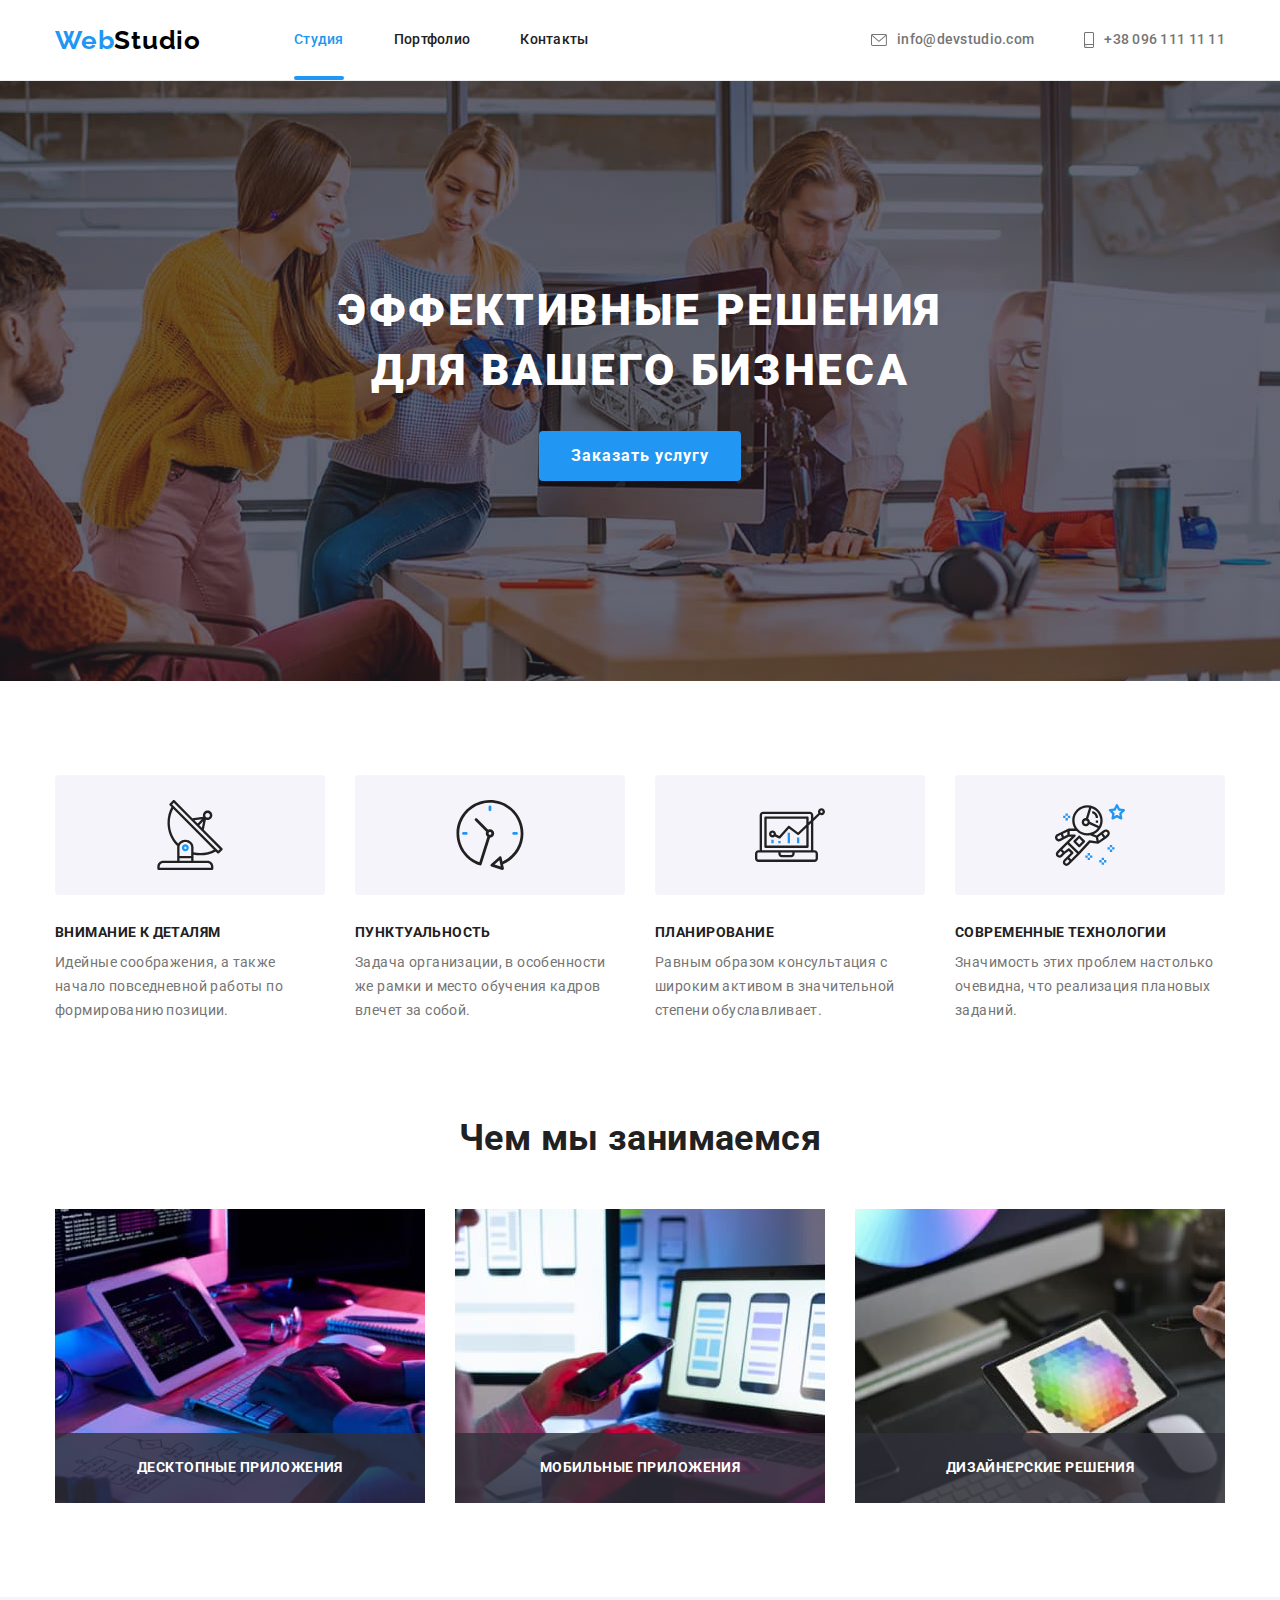
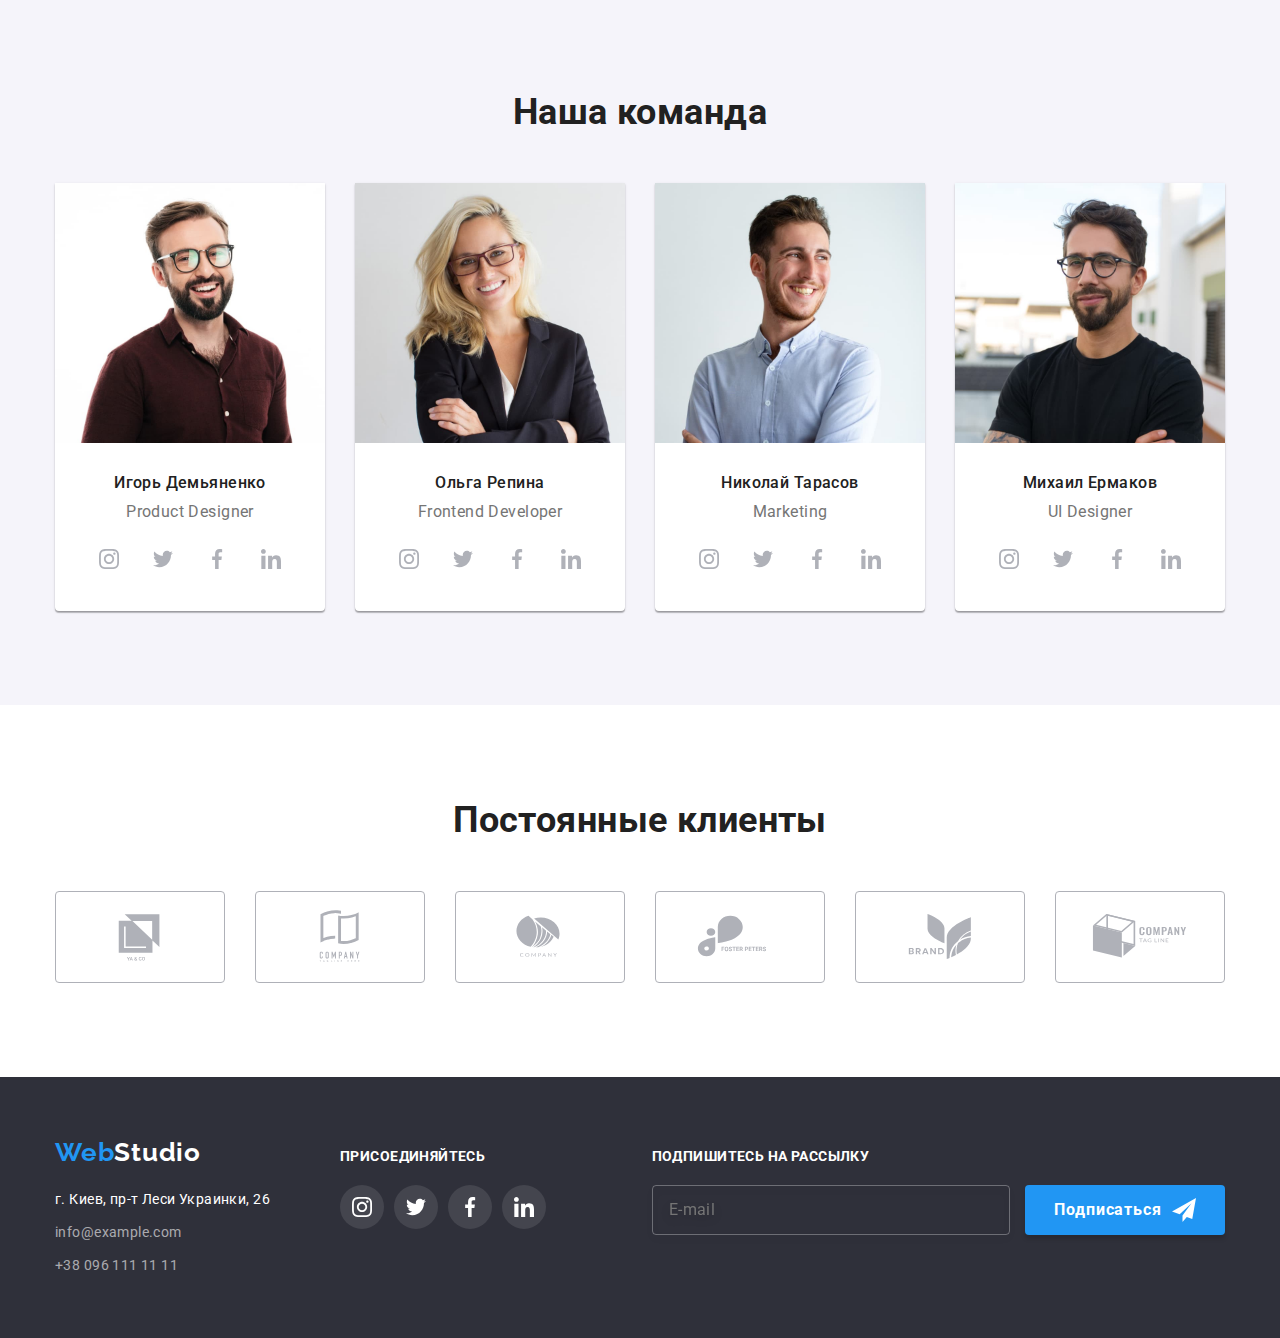
<file: index.html>
<!DOCTYPE html>
<html lang="ru">
  <head>
    <meta charset="UTF-8" />
    <meta http-equiv="X-UA-Compatible" content="IE=edge" />
    <meta name="viewport" content="width=device-width, initial-scale=1.0" />
    <title>Студия</title>
    <link rel="preconnect" href="https://fonts.googleapis.com" />
    <link rel="preconnect" href="https://fonts.gstatic.com" crossorigin />
    <link
      href="https://fonts.googleapis.com/css2?family=Raleway:wght@700&family=Roboto:wght@400;500;700;900&display=swap"
      rel="stylesheet"
    />
    <link rel="stylesheet" href="./css/main.min.css" />
  </head>

  <body>
    <header class="header">
      <div class="container header__container">
        <nav class="header__nav">
          <a href="./index.html" class="logo header__logo">
            <span class="logo__accent">Web</span>Studio
          </a>

          <ul class="header__list-nav">
            <li class="header__list-item">
              <a href="./index.html" class="header__nav-link header__nav-link--current">Студия</a>
            </li>
            <li class="header__list-item">
              <a href="./portfolio.html" class="header__nav-link">Портфолио</a>
            </li>
            <li class="header__list-item"><a href="" class="header__nav-link">Контакты</a></li>
          </ul>
        </nav>

        <ul class="header-contacts__list">
          <li class="header-contacts__list-item">
            <a class="header-contacts__link" href="mailto:info@devstudio.com">
              <svg class="header-contacts__icon" width="16" height="12">
                <use href="./images/icons.svg#icon-envelope"></use>
              </svg>
              info@devstudio.com
            </a>
          </li>

          <li class="header-contacts__list-item">
            <a class="header-contacts__link" href="tel:+380961111111">
              <svg class="header-contacts__icon" width="10" height="16">
                <use href="./images/icons.svg#icon-smartphone"></use>
              </svg>
              +38 096 111 11 11
            </a>
          </li>
        </ul>
      </div>
    </header>

    <main>
      <section class="hero section">
        <div class="container">
          <h1 class="hero__title">Эффективные решения для вашего бизнеса</h1>
          <button class="hero__button-order" type="button" data-modal-open>Заказать услугу</button>
        </div>
      </section>

      <section class="features-section section">
        <div class="container">
          <h2 class="section-title visually-hidden">Наши преимущества</h2>
          <ul class="features-section__list">
            <li class="features-section__list-item">
              <div class="features-section__icon-thumb">
                <svg class="features-section__icon" width="70" height="70">
                  <use href="./images/icons.svg#icon-antenna"></use>
                </svg>
              </div>
              <h3 class="section-subtitle">Внимание к деталям</h3>
              <p class="features-section__descr">
                Идейные соображения, а также начало повседневной работы по формированию позиции.
              </p>
            </li>
            <li class="features-section__list-item">
              <div class="features-section__icon-thumb">
                <svg class="features-section__icon" width="70" height="70">
                  <use href="./images/icons.svg#icon-clock"></use>
                </svg>
              </div>
              <h3 class="section-subtitle">Пунктуальность</h3>
              <p class="features-section__descr">
                Задача организации, в особенности же рамки и место обучения кадров влечет за собой.
              </p>
            </li>
            <li class="features-section__list-item">
              <div class="features-section__icon-thumb">
                <svg class="features-section__icon" width="70" height="70">
                  <use href="./images/icons.svg#icon-diagram"></use>
                </svg>
              </div>
              <h3 class="section-subtitle">Планирование</h3>
              <p class="features-section__descr">
                Равным образом консультация с широким активом в значительной степени обуславливает.
              </p>
            </li>
            <li class="features-section__list-item">
              <div class="features-section__icon-thumb">
                <svg class="features-section__icon" width="70" height="70">
                  <use href="./images/icons.svg#icon-astronaut"></use>
                </svg>
              </div>
              <h3 class="section-subtitle">Современные технологии</h3>
              <p class="features-section__descr">
                Значимость этих проблем настолько очевидна, что реализация плановых заданий.
              </p>
            </li>
          </ul>
        </div>
      </section>

      <section class="our-work-section section">
        <div class="container">
          <h2 class="section-title">Чем мы занимаемся</h2>
          <ul class="our-work-section__list">
            <li class="our-work-section__list-item">
              <div class="our-work-section__image-thumb">
                <img src="./images/our-work-1.jpg" width="370" alt="Компьютер" />
                <div class="our-work-section__image-thumb-overlay">
                  <p class="our-work-section__image-thumb-text">Десктопные приложения</p>
                </div>
              </div>
            </li>
            <li class="our-work-section__list-item">
              <div class="our-work-section__image-thumb">
                <img src="./images/our-work-2.jpg" width="370" alt="Ноутбук" />
                <div class="our-work-section__image-thumb-overlay">
                  <p class="our-work-section__image-thumb-text">Мобильные приложения</p>
                </div>
              </div>
            </li>
            <li class="our-work-section__list-item">
              <div class="our-work-section__image-thumb">
                <img src="./images/our-work-3.jpg" width="370" alt="Планшет" />
                <div class="our-work-section__image-thumb-overlay">
                  <p class="our-work-section__image-thumb-text">Дизайнерские решения</p>
                </div>
              </div>
            </li>
          </ul>
        </div>
      </section>

      <section class="team-section section">
        <div class="container">
          <h2 class="section-title">Наша команда</h2>
          <ul class="team-section__list">
            <li class="team-section__team-card">
              <img
                class="team-section__team-card-img"
                src="./images/igor-demyanenko.jpg"
                width="270"
                alt="Игорь Демьяненко"
              />
              <div class="team-section__team-thumb">
                <h3 class="team-section__team-card-name">Игорь Демьяненко</h3>
                <p class="team-section__team-card-text">Product Designer</p>

                <ul class="team-section__list">
                  <li class="team-section__team-card-list-logo">
                    <a class="team-section__team-card-list-link" href="">
                      <svg class="team-section__icon" width="20" height="20">
                        <use href="./images/icons.svg#icon-instagram"></use>
                      </svg>
                    </a>
                  </li>

                  <li class="team-section__team-card-list-logo">
                    <a class="team-section__team-card-list-link" href="">
                      <svg class="team-section__icon" width="20" height="20">
                        <use href="./images/icons.svg#icon-twitter"></use>
                      </svg>
                    </a>
                  </li>
                  <li class="team-section__team-card-list-logo">
                    <a class="team-section__team-card-list-link" href="">
                      <svg class="team-section__icon" width="20" height="20">
                        <use href="./images/icons.svg#icon-facebook"></use>
                      </svg>
                    </a>
                  </li>
                  <li class="team-section__team-card-list-logo">
                    <a class="team-section__team-card-list-link" href="">
                      <svg class="team-section__icon" width="20" height="20">
                        <use href="./images/icons.svg#icon-linkedin"></use>
                      </svg>
                    </a>
                  </li>
                </ul>
              </div>
            </li>

            <li class="team-section__team-card">
              <img
                class="team-section__team-card-img"
                src="./images/olga-repina.jpg"
                width="270"
                alt="Ольга Репина"
              />
              <div class="team-section__team-thumb">
                <h3 class="team-section__team-card-name">Ольга Репина</h3>
                <p class="team-section__team-card-text">Frontend Developer</p>
                <ul class="team-section__list">
                  <li class="team-section__team-card-list-logo">
                    <a class="team-section__team-card-list-link" href="">
                      <svg class="team-section__icon" width="20" height="20">
                        <use href="./images/icons.svg#icon-instagram"></use>
                      </svg>
                    </a>
                  </li>

                  <li class="team-section__team-card-list-logo">
                    <a class="team-section__team-card-list-link" href="">
                      <svg class="team-section__icon" width="20" height="20">
                        <use href="./images/icons.svg#icon-twitter"></use>
                      </svg>
                    </a>
                  </li>
                  <li class="team-section__team-card-list-logo">
                    <a class="team-section__team-card-list-link" href="">
                      <svg class="team-section__icon" width="20" height="20">
                        <use href="./images/icons.svg#icon-facebook"></use>
                      </svg>
                    </a>
                  </li>
                  <li class="team-section__team-card-list-logo">
                    <a class="team-section__team-card-list-link" href="">
                      <svg class="team-section__icon" width="20" height="20">
                        <use href="./images/icons.svg#icon-linkedin"></use>
                      </svg>
                    </a>
                  </li>
                </ul>
              </div>
            </li>
            <li class="team-section__team-card">
              <img
                class="team-section__team-card-img"
                src="./images/nikolai-tarasov.jpg"
                width="270"
                alt="Николай Тарасов"
              />
              <div class="team-section__team-thumb">
                <h3 class="team-section__team-card-name">Николай Тарасов</h3>
                <p class="team-section__team-card-text">Marketing</p>
                <ul class="team-section__list">
                  <li class="team-section__team-card-list-logo">
                    <a class="team-section__team-card-list-link" href="">
                      <svg class="team-section__icon" width="20" height="20">
                        <use href="./images/icons.svg#icon-instagram"></use>
                      </svg>
                    </a>
                  </li>

                  <li class="team-section__team-card-list-logo">
                    <a class="team-section__team-card-list-link" href="">
                      <svg class="team-section__icon" width="20" height="20">
                        <use href="./images/icons.svg#icon-twitter"></use>
                      </svg>
                    </a>
                  </li>
                  <li class="team-section__team-card-list-logo">
                    <a class="team-section__team-card-list-link" href="">
                      <svg class="team-section__icon" width="20" height="20">
                        <use href="./images/icons.svg#icon-facebook"></use>
                      </svg>
                    </a>
                  </li>
                  <li class="team-section__team-card-list-logo">
                    <a class="team-section__team-card-list-link" href="">
                      <svg class="team-section__icon" width="20" height="20">
                        <use href="./images/icons.svg#icon-linkedin"></use>
                      </svg>
                    </a>
                  </li>
                </ul>
              </div>
            </li>
            <li class="team-section__team-card">
              <img
                class="team-section__team-card-img"
                src="./images/mikhail-ermakov.jpg"
                width="270"
                alt="Михаил Ермаков"
              />
              <div class="team-section__team-thumb">
                <h3 class="team-section__team-card-name">Михаил Ермаков</h3>
                <p class="team-section__team-card-text">UI Designer</p>
                <ul class="team-section__list">
                  <li class="team-section__team-card-list-logo">
                    <a class="team-section__team-card-list-link" href="">
                      <svg class="team-section__icon" width="20" height="20">
                        <use href="./images/icons.svg#icon-instagram"></use>
                      </svg>
                    </a>
                  </li>

                  <li class="team-section__team-card-list-logo">
                    <a class="team-section__team-card-list-link" href="">
                      <svg class="team-section__icon" width="20" height="20">
                        <use href="./images/icons.svg#icon-twitter"></use>
                      </svg>
                    </a>
                  </li>
                  <li class="team-section__team-card-list-logo">
                    <a class="team-section__team-card-list-link" href="">
                      <svg class="team-section__icon" width="20" height="20">
                        <use href="./images/icons.svg#icon-facebook"></use>
                      </svg>
                    </a>
                  </li>
                  <li class="team-section__team-card-list-logo">
                    <a class="team-section__team-card-list-link" href="">
                      <svg class="team-section__icon" width="20" height="20">
                        <use href="./images/icons.svg#icon-linkedin"></use>
                      </svg>
                    </a>
                  </li>
                </ul>
              </div>
            </li>
          </ul>
        </div>
      </section>

      <section class="clients-section section">
        <div class="container">
          <h2 class="section-title">Постоянные клиенты</h2>
          <ul class="clients-section__list">
            <li class="clients-section__logo-item">
              <a href="" class="clients-section__logo-link">
                <svg class="clients-section__icon" width="106" height="60">
                  <use href="./images/icons.svg#icon-logo-yaco"></use>
                </svg>
              </a>
            </li>
            <li class="clients-section__logo-item">
              <a href="" class="clients-section__logo-link">
                <svg class="clients-icon" width="106" height="60">
                  <use href="./images/icons.svg#icon-logo-company-tagline-here"></use>
                </svg>
              </a>
            </li>
            <li class="clients-section__logo-item">
              <a href="" class="clients-section__logo-link">
                <svg class="clients-section__icon" width="106" height="60">
                  <use href="./images/icons.svg#icon-logo-company"></use>
                </svg>
              </a>
            </li>
            <li class="clients-section__logo-item">
              <a href="" class="clients-section__logo-link">
                <svg class="clients-section__icon" width="106" height="60">
                  <use href="./images/icons.svg#icon-logo-foster"></use>
                </svg>
              </a>
            </li>
            <li class="clients-section__logo-item">
              <a href="" class="clients-section__logo-link">
                <svg class="clients-section__icon" width="106" height="60">
                  <use href="./images/icons.svg#icon-logo-brand"></use>
                </svg>
              </a>
            </li>
            <li class="clients-section__logo-item">
              <a href="" class="clients-section__logo-link">
                <svg class="clients-section__icon" width="106" height="60">
                  <use href="./images/icons.svg#icon-logo-company-tagline"></use>
                </svg>
              </a>
            </li>
          </ul>
        </div>
      </section>
    </main>

    <footer class="footer">
      <div class="container footer__container">
        <div class="footer__adress-wrapper">
          <a class="logo footer__logo" href="./index.html"
            ><span class="logo__accent">Web</span>Studio</a
          >
          <address>
            <ul class="footer__list">
              <li class="footer__list-item">
                <a
                  class="footer__adress-map-link"
                  href="https://goo.gl/maps/piqngm7oDQpEDh6u6"
                  target="_blank"
                  rel="noopener nofollow noreferrer"
                  >г. Киев, пр-т Леси Украинки, 26</a
                >
              </li>
              <li class="footer__list-item">
                <a class="footer__adress-link" href="mailto:info@example.com">info@example.com</a>
              </li>
              <li class="footer__list-item">
                <a class="footer__adress-link" href="tel:+380961111111">+38 096 111 11 11</a>
              </li>
            </ul>
          </address>
        </div>

        <div class="footer-social">
          <h3 class="footer-social__title">присоединяйтесь</h3>
          <ul class="footer-social__list">
            <li class="footer-social__list-logo">
              <a class="footer-social__list-link" href="">
                <svg class="footer-social__icon" width="20" height="20">
                  <use href="./images/icons.svg#icon-instagram"></use>
                </svg>
              </a>
            </li>

            <li class="footer-social__list-logo">
              <a class="footer-social__list-link accent-icon" href="">
                <svg class="footer-social__icon" width="20" height="20">
                  <use href="./images/icons.svg#icon-twitter"></use>
                </svg>
              </a>
            </li>
            <li class="footer-social__list-logo">
              <a class="footer-social__list-link" href="">
                <svg class="footer-social__icon" width="20" height="20">
                  <use href="./images/icons.svg#icon-facebook"></use>
                </svg>
              </a>
            </li>
            <li class="footer-social__list-logo">
              <a class="footer-social__list-link" href="">
                <svg class="footer-social__icon" width="20" height="20">
                  <use href="./images/icons.svg#icon-linkedin"></use>
                </svg>
              </a>
            </li>
          </ul>
        </div>
        <!-- footer form -->
        <div class="subscribe footer__subscribe">
          <h3 class="subscribe__title">Подпишитесь на рассылку</h3>
          <form class="subscribe__form" autocomplete="off">
            <label class="visually-hidden" for="subscribe-email">Почта</label>
            <input
              class="subscribe__form-input"
              type="email"
              name="subscribe-email"
              placeholder="E-mail"
            />
            <button class="subscribe__subscribe-button" type="submit">
              Подписаться
              <svg class="subscribe__button-icon" width="24" height="24">
                <use href="./images/icons.svg#icon-send"></use>
              </svg>
            </button>
          </form>
        </div>
      </div>
    </footer>

    <div class="backdrop is-hidden" data-modal>
      <div class="modal">
        <button class="modal__button" type="button" data-modal-close>
          <svg class="modal__icon" width="11" height="11">
            <use href="./images/icons.svg#icon-close"></use>
          </svg>
        </button>
        <h2 class="modal__title">Оставьте свои данные, мы вам перезвоним</h2>

        <form class="modal-form">
          <label class="modal-form__label" for="modal-form-name">Имя</label>
          <div class="modal-form__fields">
            <input class="modal-form__input" name="name" type="text" id="modal-form-name" />
            <svg class="modal-form__icon" width="18" height="18">
              <use href="./images/icons.svg#icon-person"></use>
            </svg>
          </div>

          <label class="modal-form__label" for="modal-form-phone">Телефон</label>
          <div class="modal-form__fields">
            <input class="modal-form__input" name="phone" type="text" id="modal-form-phone" />
            <svg class="modal-form__icon" width="18" height="18">
              <use href="./images/icons.svg#icon-phone"></use>
            </svg>
          </div>

          <label class="modal-form__label" for="modal-form-email">Почта</label>
          <div class="modal-form__fields">
            <input class="modal-form__input" name="email" type="text" id="modal-form-email" />
            <svg class="modal-form__icon" width="18" height="18">
              <use href="./images/icons.svg#icon-email"></use>
            </svg>
          </div>

          <div class="modal-form__fields">
            <label class="modal-form__label" for="modal-form-comment">Комментарий</label>
            <textarea
              class="modal-form__textarea"
              name="comment"
              id="modal-form-comment"
              placeholder="Введите текст"
            ></textarea>
          </div>

          <label class="modal-form__label-agree" for="modal-label-agree"
            >Соглашаюсь с рассылкой и принимаю
            <a class="modal-form__link" href="#">Условия договора</a>
            <input
              type="checkbox"
              class="modal-form__checkbox visually-hidden"
              name="modal-agree"
              id="modal-label-agree"
              required
            />
            <svg class="modal-form__unchecked-icon" width="16" height="15">
              <use href="./images/icons.svg#icon-unchecked"></use>
            </svg>
            <svg class="modal-form__checked-icon" width="16" height="15">
              <use href="./images/icons.svg#icon-checked"></use>
            </svg>
          </label>
          <button type="submit" class="modal-form__button-submit">Отправить</button>
        </form>
      </div>
    </div>

    <script src="./js/modal.js"></script>
  </body>
</html>
</file>
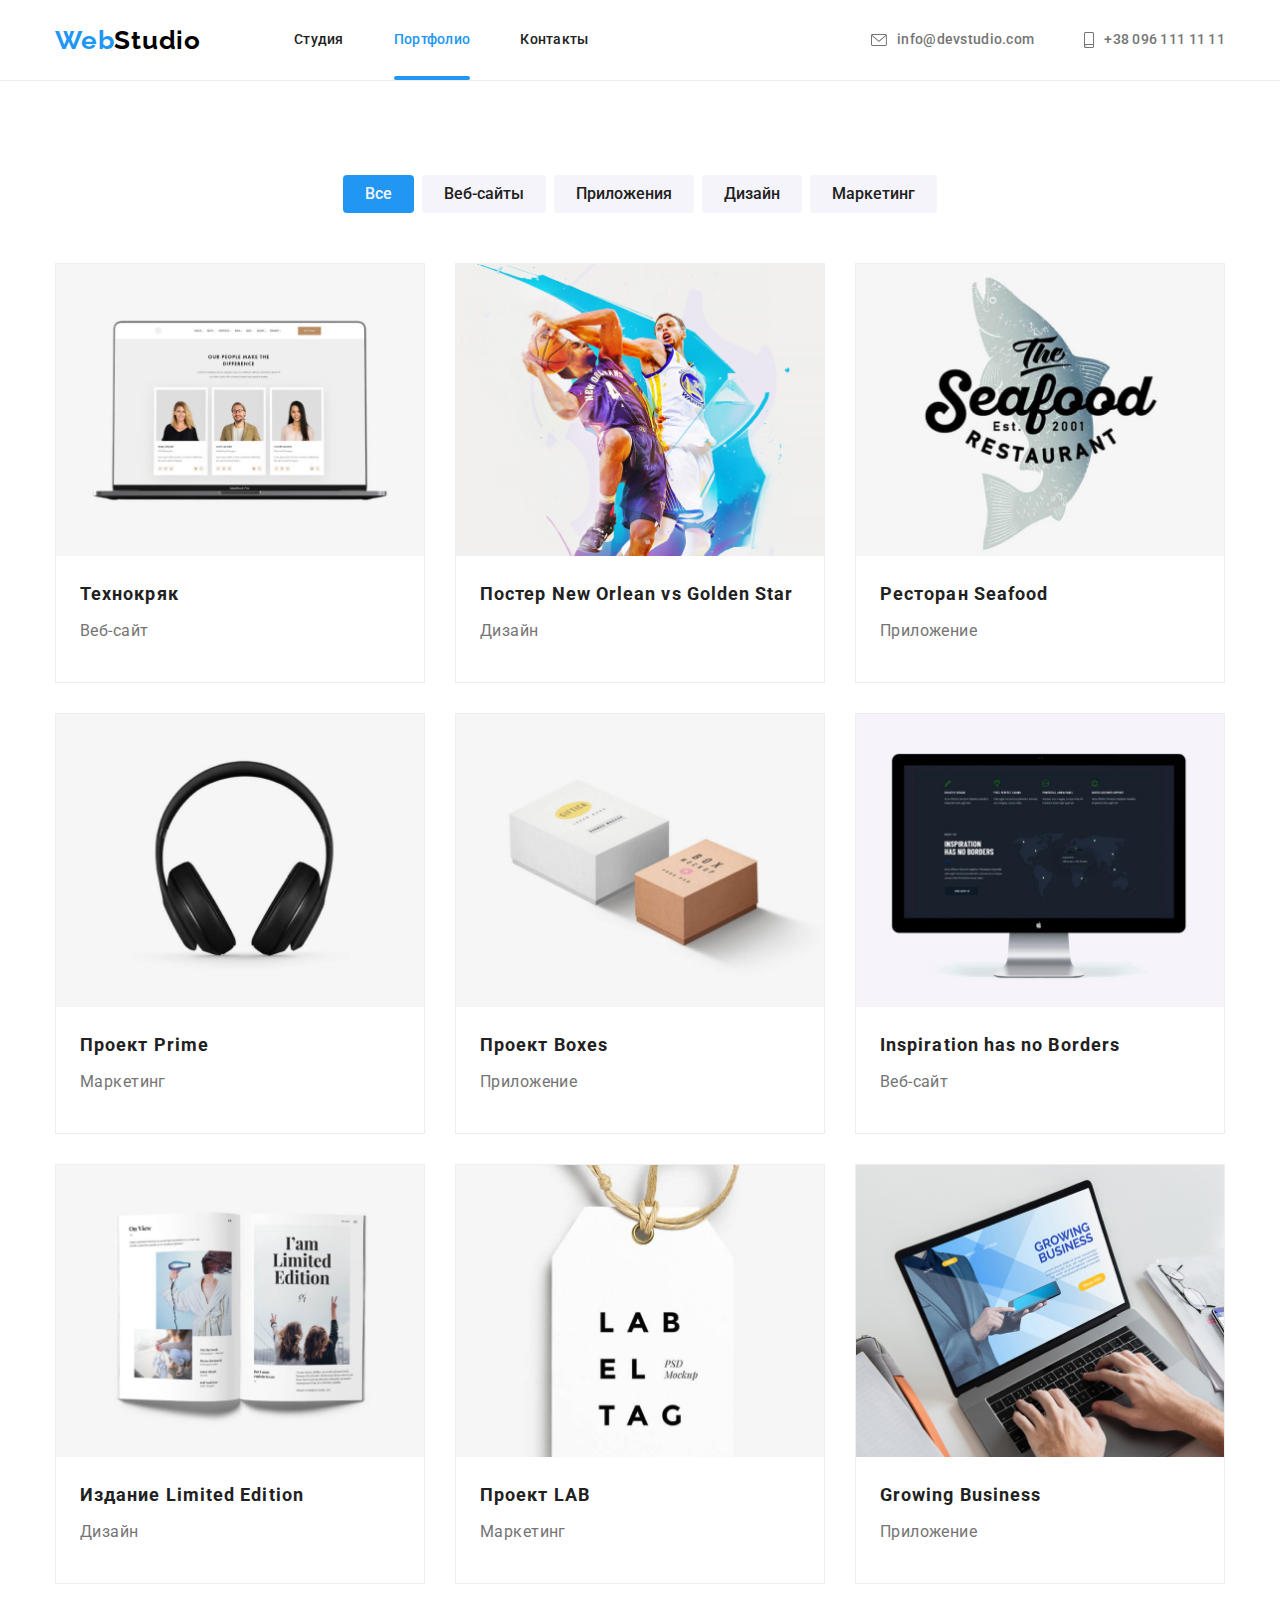
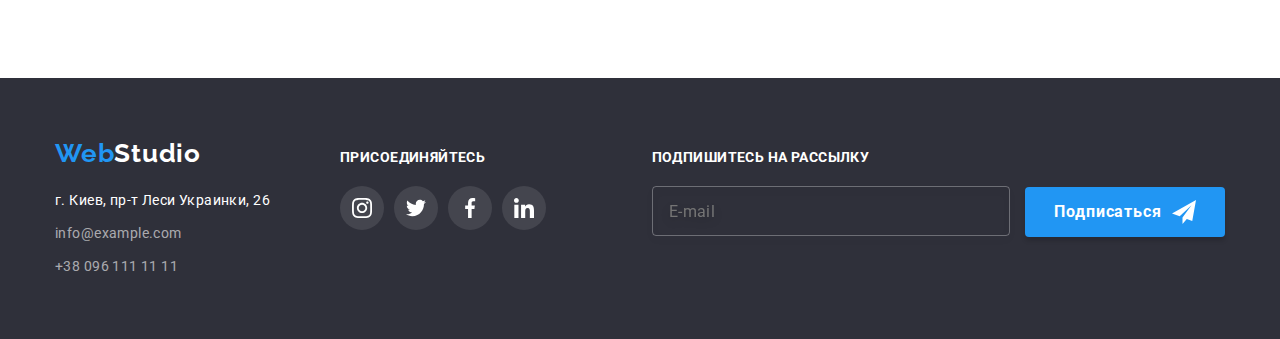
<file: portfolio.html>
<!DOCTYPE html>
<html lang="ru">
  <head>
    <meta charset="UTF-8" />
    <meta http-equiv="X-UA-Compatible" content="IE=edge" />
    <meta name="viewport" content="width=device-width, initial-scale=1.0" />
    <title>Портфолио</title>
    <link rel="preconnect" href="https://fonts.googleapis.com" />
    <link rel="preconnect" href="https://fonts.gstatic.com" crossorigin />
    <link
      href="https://fonts.googleapis.com/css2?family=Raleway:wght@700&family=Roboto:wght@400;500;700;900&display=swap"
      rel="stylesheet"
    />
    <link rel="stylesheet" href="./css/main.min.css" />
  </head>

  <body>
    <header class="header">
      <div class="container header__container">
        <nav class="header__nav">
          <a href="./index.html" class="logo header__logo">
            <span class="logo__accent">Web</span>Studio
          </a>

          <ul class="header__list-nav">
            <li class="header__list-item">
              <a href="./index.html" class="header__nav-link">Студия</a>
            </li>
            <li class="header__list-item">
              <a href="./portfolio.html" class="header__nav-link header__nav-link--current"
                >Портфолио</a
              >
            </li>
            <li class="header__list-item"><a href="" class="header__nav-link">Контакты</a></li>
          </ul>
        </nav>

        <ul class="header-contacts__list">
          <li class="header-contacts__list-item">
            <a class="header-contacts__link" href="mailto:info@devstudio.com">
              <svg class="header-contacts__icon" width="16" height="12">
                <use href="./images/icons.svg#icon-envelope"></use>
              </svg>
              info@devstudio.com
            </a>
          </li>

          <li class="header-contacts__list-item">
            <a class="header-contacts__link" href="tel:+380961111111">
              <svg class="header-contacts__icon" width="10" height="16">
                <use href="./images/icons.svg#icon-smartphone"></use>
              </svg>
              +38 096 111 11 11
            </a>
          </li>
        </ul>
      </div>
    </header>

    <main>
      <section class="projects section">
        <div class="container">
          <h1 class="visually-hidden">Наши проекты</h1>

          <ul class="filter-list projects__filter-list">
            <li class="filter-list__item">
              <button class="filter-list__button filter-list__current" type="button">Все</button>
            </li>
            <li class="filter-list__item">
              <button class="filter-list__button" type="button">Веб-сайты</button>
            </li>
            <li class="filter-list__item">
              <button class="filter-list__button" type="button">Приложения</button>
            </li>
            <li class="filter-list__item">
              <button class="filter-list__button" type="button">Дизайн</button>
            </li>
            <li class="filter-list__item">
              <button class="filter-list__button" type="button">Маркетинг</button>
            </li>
          </ul>

          <ul class="portfolio__list">
            <li class="portfolio__item">
              <a href="" class="portfolio__link">
                <div class="portfolio__card-thumb">
                  <img src="./images/portfolio-img-01.jpg" alt="" class="portfolio__img" />
                  <div class="portfolio__card-overlay">
                    <p class="portfolio__card-overlay-text">
                      Ресурс предлагает комплексные предложения с разным уровнем функционала и
                      сервисов. Все это позволит посетителю получить исчерпывающие сведения о
                      компании или частном лице.
                    </p>
                  </div>
                </div>

                <div class="portfolio__card-content">
                  <h3 class="portfolio__card-title">Технокряк</h3>
                  <p class="portfolio__card-text">Веб-сайт</p>
                </div>
              </a>
            </li>

            <li class="portfolio__item">
              <a href="" class="portfolio__link">
                <div class="portfolio__card-thumb">
                  <img src="./images/portfolio-img-02.jpg" alt="" class="portfolio__img" />
                  <div class="portfolio__card-overlay">
                    <p class="portfolio__card-overlay-text">
                      Ресурс предлагает комплексные предложения с разным уровнем функционала и
                      сервисов. Все это позволит посетителю получить исчерпывающие сведения о
                      компании или частном лице.
                    </p>
                  </div>
                </div>
                <div class="portfolio__card-content">
                  <h3 class="portfolio__card-title">Постер New Orlean vs Golden Star</h3>
                  <p class="portfolio__card-text">Дизайн</p>
                </div>
              </a>
            </li>

            <li class="portfolio__item">
              <a href="" class="portfolio__link">
                <div class="portfolio__card-thumb">
                  <img src="./images/portfolio-img-03.jpg" alt="" class="portfolio__img" />
                  <div class="portfolio__card-overlay">
                    <p class="portfolio__card-overlay-text">
                      Ресурс предлагает комплексные предложения с разным уровнем функционала и
                      сервисов. Все это позволит посетителю получить исчерпывающие сведения о
                      компании или частном лице.
                    </p>
                  </div>
                </div>
                <div class="portfolio__card-content">
                  <h3 class="portfolio__card-title">Ресторан Seafood</h3>
                  <p class="portfolio__card-text">Приложение</p>
                </div>
              </a>
            </li>

            <li class="portfolio__item">
              <a href="" class="portfolio__link">
                <div class="portfolio__card-thumb">
                  <img src="./images/portfolio-img-04.jpg" alt="" class="portfolio__img" />
                  <div class="portfolio__card-overlay">
                    <p class="portfolio__card-overlay-text">
                      Ресурс предлагает комплексные предложения с разным уровнем функционала и
                      сервисов. Все это позволит посетителю получить исчерпывающие сведения о
                      компании или частном лице.
                    </p>
                  </div>
                </div>
                <div class="portfolio__card-content">
                  <h3 class="portfolio__card-title">Проект Prime</h3>
                  <p class="portfolio__card-text">Маркетинг</p>
                </div>
              </a>
            </li>

            <li class="portfolio__item">
              <a href="" class="portfolio__link">
                <div class="portfolio__card-thumb">
                  <img src="./images/portfolio-img-05.jpg" alt="" class="portfolio__img" />
                  <div class="portfolio__card-overlay">
                    <p class="portfolio__card-overlay-text">
                      Ресурс предлагает комплексные предложения с разным уровнем функционала и
                      сервисов. Все это позволит посетителю получить исчерпывающие сведения о
                      компании или частном лице.
                    </p>
                  </div>
                </div>
                <div class="portfolio__card-content">
                  <h3 class="portfolio__card-title">Проект Boxes</h3>
                  <p class="portfolio__card-text">Приложение</p>
                </div>
              </a>
            </li>

            <li class="portfolio__item">
              <a href="" class="portfolio__link">
                <div class="portfolio__card-thumb">
                  <img src="./images/portfolio-img-06.jpg" alt="" class="portfolio__img" />
                  <div class="portfolio__card-overlay">
                    <p class="portfolio__card-overlay-text">
                      Ресурс предлагает комплексные предложения с разным уровнем функционала и
                      сервисов. Все это позволит посетителю получить исчерпывающие сведения о
                      компании или частном лице.
                    </p>
                  </div>
                </div>
                <div class="portfolio__card-content">
                  <h3 class="portfolio__card-title">Inspiration has no Borders</h3>
                  <p class="portfolio__card-text">Веб-сайт</p>
                </div>
              </a>
            </li>

            <li class="portfolio__item">
              <a href="" class="portfolio__link">
                <div class="portfolio__card-thumb">
                  <img src="./images/portfolio-img-07.jpg" alt="" class="portfolio__img" />
                  <div class="portfolio__card-overlay">
                    <p class="portfolio__card-overlay-text">
                      Ресурс предлагает комплексные предложения с разным уровнем функционала и
                      сервисов. Все это позволит посетителю получить исчерпывающие сведения о
                      компании или частном лице.
                    </p>
                  </div>
                </div>
                <div class="portfolio__card-content">
                  <h3 class="portfolio__card-title">Издание Limited Edition</h3>
                  <p class="portfolio__card-text">Дизайн</p>
                </div>
              </a>
            </li>

            <li class="portfolio__item">
              <a href="" class="portfolio__link">
                <div class="portfolio__card-thumb">
                  <img src="./images/portfolio-img-08.jpg" alt="" class="portfolio__img" />
                  <div class="portfolio__card-overlay">
                    <p class="portfolio__card-overlay-text">
                      Ресурс предлагает комплексные предложения с разным уровнем функционала и
                      сервисов. Все это позволит посетителю получить исчерпывающие сведения о
                      компании или частном лице.
                    </p>
                  </div>
                </div>
                <div class="portfolio__card-content">
                  <h3 class="portfolio__card-title">Проект LAB</h3>
                  <p class="portfolio__card-text">Маркетинг</p>
                </div>
              </a>
            </li>

            <li class="portfolio__item">
              <a href="" class="portfolio__link">
                <div class="portfolio__card-thumb">
                  <img src="./images/portfolio-img-09.jpg" alt="" class="portfolio__img" />
                  <div class="portfolio__card-overlay">
                    <p class="portfolio__card-overlay-text">
                      Ресурс предлагает комплексные предложения с разным уровнем функционала и
                      сервисов. Все это позволит посетителю получить исчерпывающие сведения о
                      компании или частном лице.
                    </p>
                  </div>
                </div>
                <div class="portfolio__card-content">
                  <h3 class="portfolio__card-title">Growing Business</h3>
                  <p class="portfolio__card-text">Приложение</p>
                </div>
              </a>
            </li>
          </ul>
        </div>
      </section>
    </main>

    <footer class="footer">
      <div class="container footer__container">
        <div class="footer__adress-wrapper">
          <a class="logo footer__logo" href="./index.html"
            ><span class="logo__accent">Web</span>Studio</a
          >
          <address>
            <ul class="footer__list">
              <li class="footer__list-item">
                <a
                  class="footer__adress-map-link"
                  href="https://goo.gl/maps/piqngm7oDQpEDh6u6"
                  target="_blank"
                  rel="noopener nofollow noreferrer"
                  >г. Киев, пр-т Леси Украинки, 26</a
                >
              </li>
              <li class="footer__list-item">
                <a class="footer__adress-link" href="mailto:info@example.com">info@example.com</a>
              </li>
              <li class="footer__list-item">
                <a class="footer__adress-link" href="tel:+380961111111">+38 096 111 11 11</a>
              </li>
            </ul>
          </address>
        </div>

        <div class="footer-social">
          <h3 class="footer-social__title">присоединяйтесь</h3>
          <ul class="footer-social__list">
            <li class="footer-social__list-logo">
              <a class="footer-social__list-link" href="">
                <svg class="footer-social__icon" width="20" height="20">
                  <use href="./images/icons.svg#icon-instagram"></use>
                </svg>
              </a>
            </li>

            <li class="footer-social__list-logo">
              <a class="footer-social__list-link accent-icon" href="">
                <svg class="footer-social__icon" width="20" height="20">
                  <use href="./images/icons.svg#icon-twitter"></use>
                </svg>
              </a>
            </li>
            <li class="footer-social__list-logo">
              <a class="footer-social__list-link" href="">
                <svg class="footer-social__icon" width="20" height="20">
                  <use href="./images/icons.svg#icon-facebook"></use>
                </svg>
              </a>
            </li>
            <li class="footer-social__list-logo">
              <a class="footer-social__list-link" href="">
                <svg class="footer-social__icon" width="20" height="20">
                  <use href="./images/icons.svg#icon-linkedin"></use>
                </svg>
              </a>
            </li>
          </ul>
        </div>
        <!-- footer form -->
        <div class="subscribe footer__subscribe">
          <h3 class="subscribe__title">Подпишитесь на рассылку</h3>
          <form class="subscribe__form" autocomplete="off">
            <label class="visually-hidden" for="subscribe-email">Почта</label>
            <input
              class="subscribe__form-input"
              type="email"
              name="subscribe-email"
              placeholder="E-mail"
            />
            <button class="subscribe__subscribe-button" type="submit">
              Подписаться
              <svg class="subscribe__button-icon" width="24" height="24">
                <use href="./images/icons.svg#icon-send"></use>
              </svg>
            </button>
          </form>
        </div>
      </div>
    </footer>
  </body>
</html>
</file>
<file: css/main.min.css>
:root{--text-color: #757575;--primary-text-color: #212121;--accent-color: #2196f3;--sections-background-color: #2f303a;--hero-title-color: #ffffff;--section-light-background: #f5f4fa;--team-card-bg: #ffffff;--filter-button-bg: #f5f4fa;--card-set-gap: 30px;--hero-background-color: #c4c4c4;--fill-icons-color: #afb1b8;--soc-icons-bg: rgba(255, 255, 255, 0.1);--footer-form-input-color: rgba(255, 255, 255, 0.6);--footer-form-input-border: rgba(255, 255, 255, 0.3);--duration-of-transition: 250ms;--timing-func: cubic-bezier(0.4, 0, 0.2, 1)}/*! modern-normalize v1.1.0 | MIT License | https://github.com/sindresorhus/modern-normalize */*,::before,::after{-webkit-box-sizing:border-box;box-sizing:border-box}html{line-height:1.15;-webkit-text-size-adjust:100%;-moz-tab-size:4;-o-tab-size:4;tab-size:4}body{margin:0;font-family:system-ui,-apple-system,"Segoe UI",Roboto,Helvetica,Arial,sans-serif,"Apple Color Emoji","Segoe UI Emoji"}hr{height:0;color:inherit}abbr[title]{-webkit-text-decoration:underline dotted;text-decoration:underline dotted}b,strong{font-weight:bolder}code,kbd,samp,pre{font-family:ui-monospace,SFMono-Regular,Consolas,"Liberation Mono",Menlo,monospace;font-size:1em}small{font-size:80%}sub,sup{font-size:75%;line-height:0;position:relative;vertical-align:baseline}sub{bottom:-0.25em}sup{top:-0.5em}table{text-indent:0;border-color:inherit}button,input,optgroup,select,textarea{font-family:inherit;font-size:100%;line-height:1.15;margin:0}button,select{text-transform:none}button,[type=button],[type=reset],[type=submit]{-webkit-appearance:button}::-moz-focus-inner{border-style:none;padding:0}:-moz-focusring{outline:1px dotted ButtonText}:-moz-ui-invalid{box-shadow:none}legend{padding:0}progress{vertical-align:baseline}::-webkit-inner-spin-button,::-webkit-outer-spin-button{height:auto}[type=search]{-webkit-appearance:textfield;outline-offset:-2px}::-webkit-search-decoration{-webkit-appearance:none}::-webkit-file-upload-button{-webkit-appearance:button;font:inherit}summary{display:list-item}.portfolio__list,.projects__filter-list,.footer-social__list,.footer__list,.clients-section__list,.team-section__list,.our-work-section__list,.features-section__list,.header-contacts__list,.header__list-nav{list-style:none;margin:0;padding:0}.portfolio__link,.header__nav-link,.modal-form__link{text-decoration:none}.projects__filter-list,.footer-social__list,.clients-section__list,.team-section__list,.our-work-section__list,.features-section__list,.header__list-nav,.header__nav,.header__container{display:-webkit-box;display:-ms-flexbox;display:flex;-webkit-box-pack:center;-ms-flex-pack:center;justify-content:center;-webkit-box-align:center;-ms-flex-align:center;align-items:center}.visually-hidden{position:absolute;width:1px;height:1px;margin:-1px;border:0;padding:0;white-space:nowrap;-webkit-clip-path:inset(100%);clip-path:inset(100%);clip:rect(0 0 0 0);overflow:hidden}html{-webkit-box-sizing:border-box;box-sizing:border-box}*,*::after,*::before{-webkit-box-sizing:inherit;box-sizing:inherit}h1,h2,h3,h4,h5,h6,p{margin-top:0}.list{list-style:none;padding-left:0;margin:0}.link{text-decoration:none;color:inherit}img{display:block;max-width:100%;height:auto}address{font-style:normal}body{font-family:"Roboto",sans-serif;font-size:14px;letter-spacing:.03em;color:var(--primary-text-color);background-color:#fff}.container{width:1200px;padding-left:15px;padding-right:15px;margin-left:auto;margin-right:auto}.section{padding-top:94px;padding-bottom:94px}.section-title{margin-bottom:50px;text-align:center;font-size:36px;line-height:1.17}.section-subtitle{margin-bottom:10px;font-size:14px;line-height:1.14;text-transform:uppercase}.backdrop{position:fixed;z-index:10;top:0;left:0;width:100%;height:100%;opacity:1;background:rgba(0,0,0,.2);-webkit-transition-property:opacity,visibility;transition-property:opacity,visibility;-webkit-transition-duration:var(--duration-of-transition);transition-duration:var(--duration-of-transition);-webkit-transition-timing-function:var(--timing-func);transition-timing-function:var(--timing-func)}.backdrop.is-hidden{visibility:hidden;opacity:0;pointer-events:none}.backdrop.is-hidden .modal{-webkit-transform:translate(-50%, -50%) scale(0.8);transform:translate(-50%, -50%) scale(0.8)}.modal{position:absolute;top:50%;left:50%;width:528px;height:581px;padding:40px;border-radius:4px;background:var(--team-card-bg);-webkit-box-shadow:0px 1px 3px rgba(0,0,0,.12),0px 1px 1px rgba(0,0,0,.14),0px 2px 1px rgba(0,0,0,.2);box-shadow:0px 1px 3px rgba(0,0,0,.12),0px 1px 1px rgba(0,0,0,.14),0px 2px 1px rgba(0,0,0,.2);-webkit-transform:translate(-50%, -50%) scale(1);transform:translate(-50%, -50%) scale(1);-webkit-transition-property:-webkit-transform;transition-property:-webkit-transform;transition-property:transform;transition-property:transform, -webkit-transform;-webkit-transition-duration:var(--duration-of-transition);transition-duration:var(--duration-of-transition);-webkit-transition-timing-function:var(--timing-func);transition-timing-function:var(--timing-func)}.modal__title{margin-bottom:12px;font-size:20px;line-height:1.15;text-align:center}.modal__button{position:absolute;top:8px;right:8px;display:-webkit-box;display:-ms-flexbox;display:flex;-webkit-box-pack:center;-ms-flex-pack:center;justify-content:center;-webkit-box-align:center;-ms-flex-align:center;align-items:center;width:30px;height:30px;padding:8px;cursor:pointer;background:var(--hero-title-color);border-radius:100%;border:1px solid rgba(0,0,0,.1);-webkit-transition-property:fill;transition-property:fill;-webkit-transition-duration:var(--duration-of-transition);transition-duration:var(--duration-of-transition);-webkit-transition-timing-function:var(--timing-func);transition-timing-function:var(--timing-func)}.modal__button:hover,.modal__button:focus{fill:var(--accent-color)}.modal-form{text-align:center}.modal-form__fields{margin-bottom:10px;position:relative}.modal-form__label{display:block;margin-bottom:4px;text-align:left;font-family:"Roboto";font-style:normal;font-weight:400;font-size:12px;line-height:1.17;letter-spacing:.01em;color:var(--text-color)}.modal-form__input{width:100%;height:40px;padding-left:42px;border:1px solid rgba(33,33,33,.2);border-radius:4px;-webkit-transition:border var(--duration-of-transition) var(--timing-func);transition:border var(--duration-of-transition) var(--timing-func)}.modal-form__icon{position:absolute;display:inline-block;left:12px;top:50%;-webkit-transform:translateY(-50%);transform:translateY(-50%);width:18px;height:18px;fill:var(--primary-text-color);-webkit-transition:fill var(--duration-of-transition) var(--timing-func);transition:fill var(--duration-of-transition) var(--timing-func)}.modal-form__textarea{display:block;width:100%;min-height:120px;padding:12px 16px;margin-bottom:20px;resize:none;border:1px solid rgba(33,33,33,.2);border-radius:4px;color:var(--primary-text-color);-webkit-transition:border var(--duration-of-transition) var(--timing-func);transition:border var(--duration-of-transition) var(--timing-func)}.modal-form__textarea::-webkit-input-placeholder{font-size:14px;line-height:1.1429;letter-spacing:.01em;color:rgba(117,117,117,.5)}.modal-form__textarea::-moz-placeholder{font-size:14px;line-height:1.1429;letter-spacing:.01em;color:rgba(117,117,117,.5)}.modal-form__textarea:-ms-input-placeholder{font-size:14px;line-height:1.1429;letter-spacing:.01em;color:rgba(117,117,117,.5)}.modal-form__textarea::-ms-input-placeholder{font-size:14px;line-height:1.1429;letter-spacing:.01em;color:rgba(117,117,117,.5)}.modal-form__textarea::placeholder{font-size:14px;line-height:1.1429;letter-spacing:.01em;color:rgba(117,117,117,.5)}.modal-form__input:focus,.modal-form__textarea:focus{border:1px solid var(--accent-color);outline:none}.modal-form__input:focus~.modal-form__icon{fill:var(--accent-color)}.modal-form__label-agree{position:relative;display:inline-block;padding-left:24px;margin-bottom:30px;line-height:1.71}.modal-form__link{-webkit-text-decoration-line:underline;text-decoration-line:underline;color:var(--accent-color)}.modal-form__button-submit{display:block;margin-right:auto;margin-left:auto;width:200px;height:50px;padding:0;font-weight:700;font-size:16px;line-height:1.875;letter-spacing:.06em;color:var(--hero-title-color);background-color:var(--accent-color);border:none;border-radius:4px;cursor:pointer;-webkit-box-shadow:0px 4px 4px 0px rgba(0,0,0,.15);box-shadow:0px 4px 4px 0px rgba(0,0,0,.15);-webkit-transition-property:color;transition-property:color;-webkit-transition-duration:var(--duration-of-transition);transition-duration:var(--duration-of-transition);-webkit-transition-timing-function:var(--timing-func);transition-timing-function:var(--timing-func)}.modal-form__unchecked-icon{position:absolute;-webkit-transform:translateY(-50%);transform:translateY(-50%);top:50%;left:0;opacity:1;fill:var(--sections-background-color);border-radius:2px}.modal-form__checked-icon{position:absolute;top:50%;left:0;-webkit-transform:translateY(-50%);transform:translateY(-50%);opacity:0;fill:var(--hero-title-color);background-color:var(--accent-color);border-radius:2px;-webkit-transition-property:opacity;transition-property:opacity;-webkit-transition-duration:var(--duration-of-transition);transition-duration:var(--duration-of-transition);-webkit-transition-timing-function:var(--timing-func);transition-timing-function:var(--timing-func)}.modal-form__checkbox:checked~.modal-form__checked-icon{opacity:1}.header{border-bottom:1px solid #ececec}.header__logo{margin-right:93px}.header__list-item:not(:last-child){margin-right:50px}.header__nav-link{position:relative;display:inline-block;padding-top:32px;padding-bottom:32px;font-weight:500;line-height:1.14;letter-spacing:.02em;color:inherit;-webkit-transition-property:color;transition-property:color;-webkit-transition-duration:var(--duration-of-transition);transition-duration:var(--duration-of-transition);-webkit-transition-timing-function:var(--timing-func);transition-timing-function:var(--timing-func)}.header__nav-link:hover,.header__nav-link:focus{color:var(--accent-color)}.header__nav-link--current{color:var(--accent-color)}.header__nav-link--current::after{content:"";position:absolute;bottom:0;left:0;height:4px;width:100%;border-radius:2px;background-color:var(--accent-color)}.header-contacts__list{display:-webkit-box;display:-ms-flexbox;display:flex;margin:0;padding:0;margin-left:auto;list-style:none}.header-contacts__list-item:not(:last-child){margin-right:50px}.header-contacts__link{display:-webkit-box;display:-ms-flexbox;display:flex;-webkit-box-align:center;-ms-flex-align:center;align-items:center;padding-top:32px;padding-bottom:32px;font-weight:500;font-size:14px;line-height:1.14;letter-spacing:.02em;text-decoration:none;color:var(--text-color);-webkit-transition-property:color;transition-property:color;-webkit-transition-duration:var(--duration-of-transition);transition-duration:var(--duration-of-transition);-webkit-transition-timing-function:var(--timing-func);transition-timing-function:var(--timing-func)}.header-contacts__link:hover,.header-contacts__link:focus{color:var(--accent-color)}.header-contacts__icon{display:inline-block;margin-right:10px;fill:currentColor}.logo{display:inline-block;font-family:"Raleway";font-style:normal;font-weight:700;font-size:26px;letter-spacing:.03em;line-height:1.19;text-decoration:none;color:#000}.logo__accent{color:var(--accent-color)}.hero{max-width:1600px;margin-right:auto;margin-left:auto;padding-top:200px;padding-bottom:200px;text-align:center;background-color:var(--hero-background-color);background-image:-webkit-gradient(linear, left top, left bottom, from(rgba(47, 48, 58, 0.4)), to(rgba(47, 48, 58, 0.4))),url("../images/hero-background.jpg");background-image:linear-gradient(rgba(47, 48, 58, 0.4), rgba(47, 48, 58, 0.4)),url("../images/hero-background.jpg");background-repeat:no-repeat;background-size:cover;background-position:center}.hero__title{width:696px;margin-left:auto;margin-right:auto;margin-bottom:30px;font-family:"Roboto";font-weight:900;font-size:44px;line-height:1.36;letter-spacing:.06em;text-transform:uppercase;color:var(--hero-title-color)}.hero__button-order{background:var(--accent-color);-webkit-box-shadow:0px 4px 4px rgba(0,0,0,.15);box-shadow:0px 4px 4px rgba(0,0,0,.15);border-radius:4px;border-width:0px;cursor:pointer;padding:10px 32px;font-family:inherit;font-weight:700;font-size:16px;line-height:1.88;letter-spacing:.06em;color:var(--hero-title-color);display:inline-block}.features-section__list-item{-ms-flex-preferred-size:270px;flex-basis:270px}.features-section__list-item:not(:last-child){margin-right:30px}.features-section__descr{margin:0;color:var(--text-color);line-height:1.71}.features-section__icon-thumb{display:-webkit-box;display:-ms-flexbox;display:flex;-webkit-box-align:center;-ms-flex-align:center;align-items:center;-webkit-box-pack:center;-ms-flex-pack:center;justify-content:center;height:120px;background:var(--section-light-background);border-radius:4px;margin-bottom:30px}.our-work-section{padding-top:0}.our-work-section__list-item:not(:last-child){margin-right:30px}.our-work-section__image-thumb{position:relative}.our-work-section__image-thumb-overlay{position:absolute;width:100%;height:70px;bottom:0;background:rgba(47,48,58,.8)}.our-work-section__image-thumb-text{position:absolute;width:100%;top:50%;left:50%;-webkit-transform:translate(-50%, -50%);transform:translate(-50%, -50%);font-weight:700;line-height:1.14;text-align:center;text-transform:uppercase;color:var(--hero-title-color)}.team-section{background-color:var(--section-light-background)}.team-section__team-card{width:calc((100% - 3*var(--card-set-gap))/4);background:#fff;text-align:center;-webkit-box-shadow:0px 1px 3px rgba(0,0,0,.12),0px 1px 1px rgba(0,0,0,.14),0px 2px 1px rgba(0,0,0,.2);box-shadow:0px 1px 3px rgba(0,0,0,.12),0px 1px 1px rgba(0,0,0,.14),0px 2px 1px rgba(0,0,0,.2);border-radius:0px 0px 4px 4px}.team-section__team-card:not(:last-child){margin-right:30px}.team-section__team-thumb{padding-top:30px;padding-bottom:30px}.team-section__team-card-name{margin-bottom:10px;font-weight:500;font-size:16px;line-height:1.19}.team-section__team-card-text{color:var(--text-color);font-size:16px;line-height:1.19;margin-bottom:16px}.team-section__team-card-list-link{display:-webkit-box;display:-ms-flexbox;display:flex;-webkit-box-pack:center;-ms-flex-pack:center;justify-content:center;-webkit-box-align:center;-ms-flex-align:center;align-items:center;width:44px;height:44px;border-radius:50%;background-color:var(--team-card-bg);fill:var(--fill-icons-color);-webkit-transition-property:background-color,fill;transition-property:background-color,fill;-webkit-transition-duration:var(--duration-of-transition);transition-duration:var(--duration-of-transition);-webkit-transition-timing-function:var(--timing-func);transition-timing-function:var(--timing-func)}.team-section__team-card-list-link:hover,.team-section__team-card-list-link:focus{background-color:var(--accent-color);fill:var(--team-card-bg)}.team-section__team-card-list-logo:not(:last-child){margin-right:10px}.clients-section__logo-item:not(:last-child){margin-right:30px}.clients-section__logo-link{display:-webkit-box;display:-ms-flexbox;display:flex;-webkit-box-pack:center;-ms-flex-pack:center;justify-content:center;-webkit-box-align:center;-ms-flex-align:center;align-items:center;width:170px;height:92px;border-width:1px;border-style:solid;border-color:var(--fill-icons-color);fill:var(--fill-icons-color);border-radius:4px;-webkit-transition-property:border-color,fill;transition-property:border-color,fill;-webkit-transition-duration:var(--duration-of-transition);transition-duration:var(--duration-of-transition);-webkit-transition-timing-function:var(--timing-func);transition-timing-function:var(--timing-func)}.clients-section__logo-link:hover,.clients-section__logo-link:focus{fill:var(--accent-color);border-color:var(--accent-color)}.footer{background-color:var(--sections-background-color);padding-top:60px;padding-bottom:60px}.footer__container{display:-webkit-box;display:-ms-flexbox;display:flex;-webkit-box-align:baseline;-ms-flex-align:baseline;align-items:baseline}.footer__adress-wrapper{margin-right:70px}.footer__logo{margin-right:0;margin-bottom:20px;color:#fff}.footer__list-item:not(:last-child){margin-bottom:9px}.footer__adress-link,.footer__adress-map-link{font-style:normal;text-decoration:none;line-height:1.71;color:rgba(255,255,255,.6);display:inline-block;-webkit-transition-property:color;transition-property:color;-webkit-transition-duration:var(--duration-of-transition);transition-duration:var(--duration-of-transition);-webkit-transition-timing-function:var(--timing-func);transition-timing-function:var(--timing-func)}.footer__adress-map-link{color:var(--hero-title-color)}.footer__adress-link:hover,.footer__adress-link:focus{color:var(--accent-color)}.footer__subscribe{margin-left:auto}.footer-social__title{margin-bottom:20px;font-size:14px;letter-spacing:.03em;line-height:1.14;text-transform:uppercase;color:var(--hero-title-color)}.footer-social__list-logo:not(:last-child){margin-right:10px}.footer-social__list-link{display:-webkit-box;display:-ms-flexbox;display:flex;-webkit-box-pack:center;-ms-flex-pack:center;justify-content:center;-webkit-box-align:center;-ms-flex-align:center;align-items:center;width:44px;height:44px;border-radius:50%;background-color:var(--soc-icons-bg);fill:var(--hero-title-color);-webkit-transition-property:background-color,fill;transition-property:background-color,fill;-webkit-transition-duration:var(--duration-of-transition);transition-duration:var(--duration-of-transition);-webkit-transition-timing-function:var(--timing-func);transition-timing-function:var(--timing-func)}.footer-social__list-link:hover,.footer-social__list-link:focus{background-color:var(--accent-color)}.subscribe__title{margin-bottom:20px;font-size:14px;letter-spacing:.03em;line-height:1.14;text-transform:uppercase;color:var(--hero-title-color)}.subscribe__subscribe-button{display:-webkit-inline-box;display:-ms-inline-flexbox;display:inline-flex;-webkit-box-pack:center;-ms-flex-pack:center;justify-content:center;-webkit-box-align:center;-ms-flex-align:center;align-items:center;gap:10px;width:200px;height:50px;padding:0;background:var(--accent-color);-webkit-box-shadow:0px 4px 4px rgba(0,0,0,.15);box-shadow:0px 4px 4px rgba(0,0,0,.15);border:none;border-radius:4px;font-weight:700;font-size:16px;line-height:1.88;letter-spacing:.06em;text-align:center;color:var(--hero-title-color);cursor:pointer}.subscribe__button-icon{fill:var(--hero-title-color)}.subscribe__form-input{width:358px;height:50px;margin-right:12px;padding-left:16px;background-color:rgba(0,0,0,0);font-size:16px;line-height:1.25;letter-spacing:.03em;color:var(--footer-form-input-color);border:1px solid var(--footer-form-input-border);-webkit-filter:drop-shadow(0px 4px 4px rgba(0, 0, 0, 0.15));filter:drop-shadow(0px 4px 4px rgba(0, 0, 0, 0.15));border-radius:4px}.projects__filter-list{margin-bottom:50px}.filter-list__item:not(:last-child){margin-right:8px}.filter-list__button{background:var(--filter-button-bg);border-radius:4px;font-family:"Roboto";font-style:normal;font-weight:500;font-size:16px;line-height:1.62;text-align:center;border:none;color:var(--primary-text-color);padding:6px 22px 6px 22px;cursor:pointer;-webkit-transition-property:color,background-color,-webkit-box-shadow;transition-property:color,background-color,-webkit-box-shadow;transition-property:color,background-color,box-shadow;transition-property:color,background-color,box-shadow,-webkit-box-shadow;-webkit-transition-duration:var(--duration-of-transition);transition-duration:var(--duration-of-transition);-webkit-transition-timing-function:var(--timing-func);transition-timing-function:var(--timing-func)}.filter-list__button:hover,.filter-list__button:focus{color:var(--filter-button-bg);background:var(--accent-color);-webkit-box-shadow:0px 3px 1px rgba(0,0,0,.1),0px 1px 2px rgba(0,0,0,.08),0px 2px 2px rgba(0,0,0,.12);box-shadow:0px 3px 1px rgba(0,0,0,.1),0px 1px 2px rgba(0,0,0,.08),0px 2px 2px rgba(0,0,0,.12)}.filter-list__current{color:var(--filter-button-bg);background:var(--accent-color);-webkit-transition-property:-webkit-box-shadow;transition-property:-webkit-box-shadow;transition-property:box-shadow;transition-property:box-shadow, -webkit-box-shadow;-webkit-transition-duration:var(--duration-of-transition);transition-duration:var(--duration-of-transition);-webkit-transition-timing-function:var(--timing-func);transition-timing-function:var(--timing-func)}.filter-list__current:hover{color:var(--filter-button-bg);background:var(--accent-color);-webkit-box-shadow:0px 3px 1px rgba(0,0,0,.1),0px 1px 2px rgba(0,0,0,.08),0px 2px 2px rgba(0,0,0,.12);box-shadow:0px 3px 1px rgba(0,0,0,.1),0px 1px 2px rgba(0,0,0,.08),0px 2px 2px rgba(0,0,0,.12)}.portfolio__card-content{padding:20px 24px}.portfolio__card-title{margin-bottom:4px;font-size:18px;line-height:2;letter-spacing:.06em;color:var(--primary-text-color);text-transform:none}.portfolio__list{display:-webkit-box;display:-ms-flexbox;display:flex;-ms-flex-wrap:wrap;flex-wrap:wrap;margin-top:calc(-1*var(--card-set-gap));margin-left:calc(-1*var(--card-set-gap))}.portfolio__item{-ms-flex-preferred-size:calc(33.3333333333% - var(--card-set-gap));flex-basis:calc(33.3333333333% - var(--card-set-gap));margin-left:var(--card-set-gap);margin-top:var(--card-set-gap)}.portfolio__link{display:block;background:var(--team-card-bg);border:1px solid #eee;-webkit-transition-property:-webkit-box-shadow;transition-property:-webkit-box-shadow;transition-property:box-shadow;transition-property:box-shadow, -webkit-box-shadow;-webkit-transition-duration:var(--duration-of-transition);transition-duration:var(--duration-of-transition);-webkit-transition-timing-function:var(--timing-func);transition-timing-function:var(--timing-func)}.portfolio__card-thumb{position:relative;overflow:hidden}.portfolio__card-overlay{position:absolute;display:-webkit-box;display:-ms-flexbox;display:flex;-webkit-box-align:center;-ms-flex-align:center;align-items:center;width:100%;height:100%;background:rgba(33,150,243,.9);-webkit-transform:translateY(0);transform:translateY(0);-webkit-transition-property:-webkit-transform;transition-property:-webkit-transform;transition-property:transform;transition-property:transform, -webkit-transform;-webkit-transition-duration:var(--duration-of-transition);transition-duration:var(--duration-of-transition);-webkit-transition-timing-function:var(--timing-func);transition-timing-function:var(--timing-func)}.portfolio__card-overlay-text{margin-right:24px;margin-left:24px;font-size:18px;line-height:1.56;color:var(--hero-title-color)}.portfolio__link:hover .portfolio__card-overlay{-webkit-transform:translateY(-100%);transform:translateY(-100%)}.portfolio__link:hover,.portfolio__link:focus{-webkit-box-shadow:0px 1px 1px rgba(0,0,0,.12),0px 4px 4px rgba(0,0,0,.06),1px 4px 6px rgba(0,0,0,.16);box-shadow:0px 1px 1px rgba(0,0,0,.12),0px 4px 4px rgba(0,0,0,.06),1px 4px 6px rgba(0,0,0,.16)}.portfolio__card-text{font-size:16px;line-height:1.88;color:var(--text-color)}/*# sourceMappingURL=main.min.css.map */
</file>
